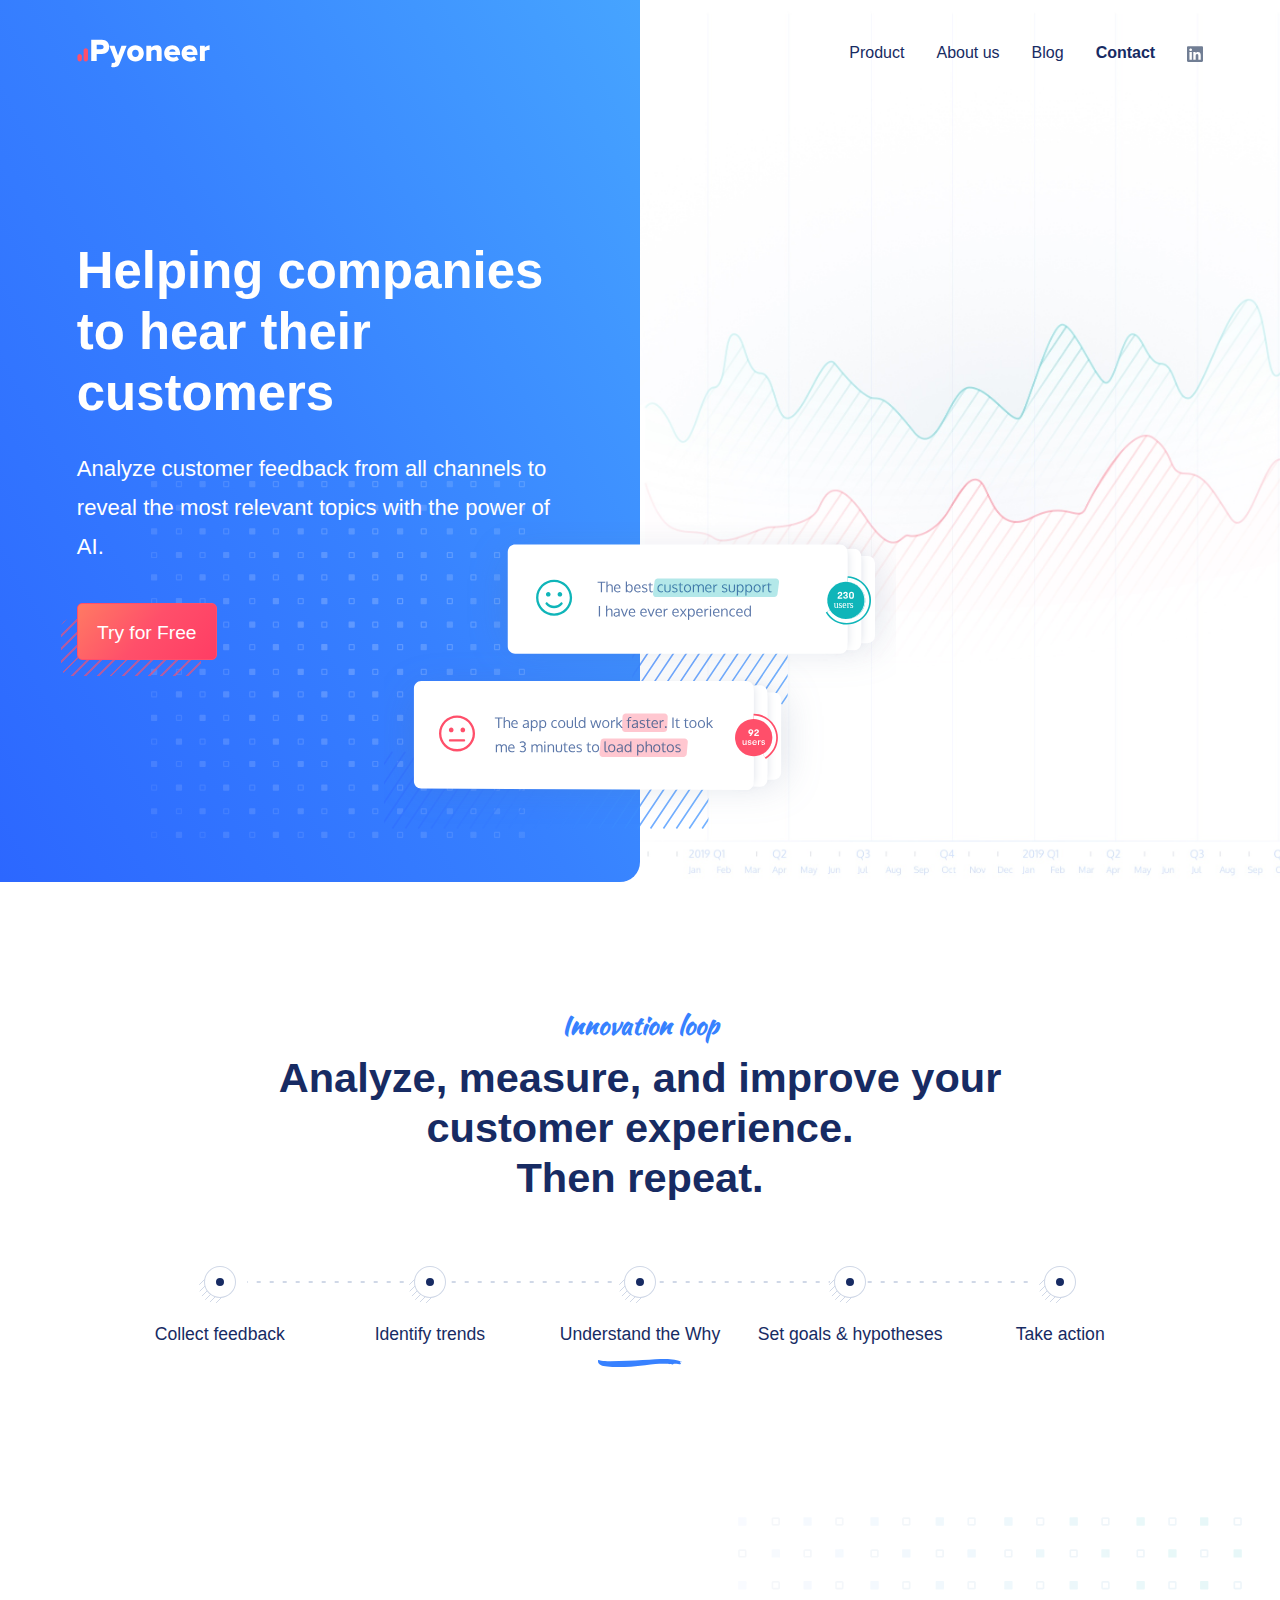
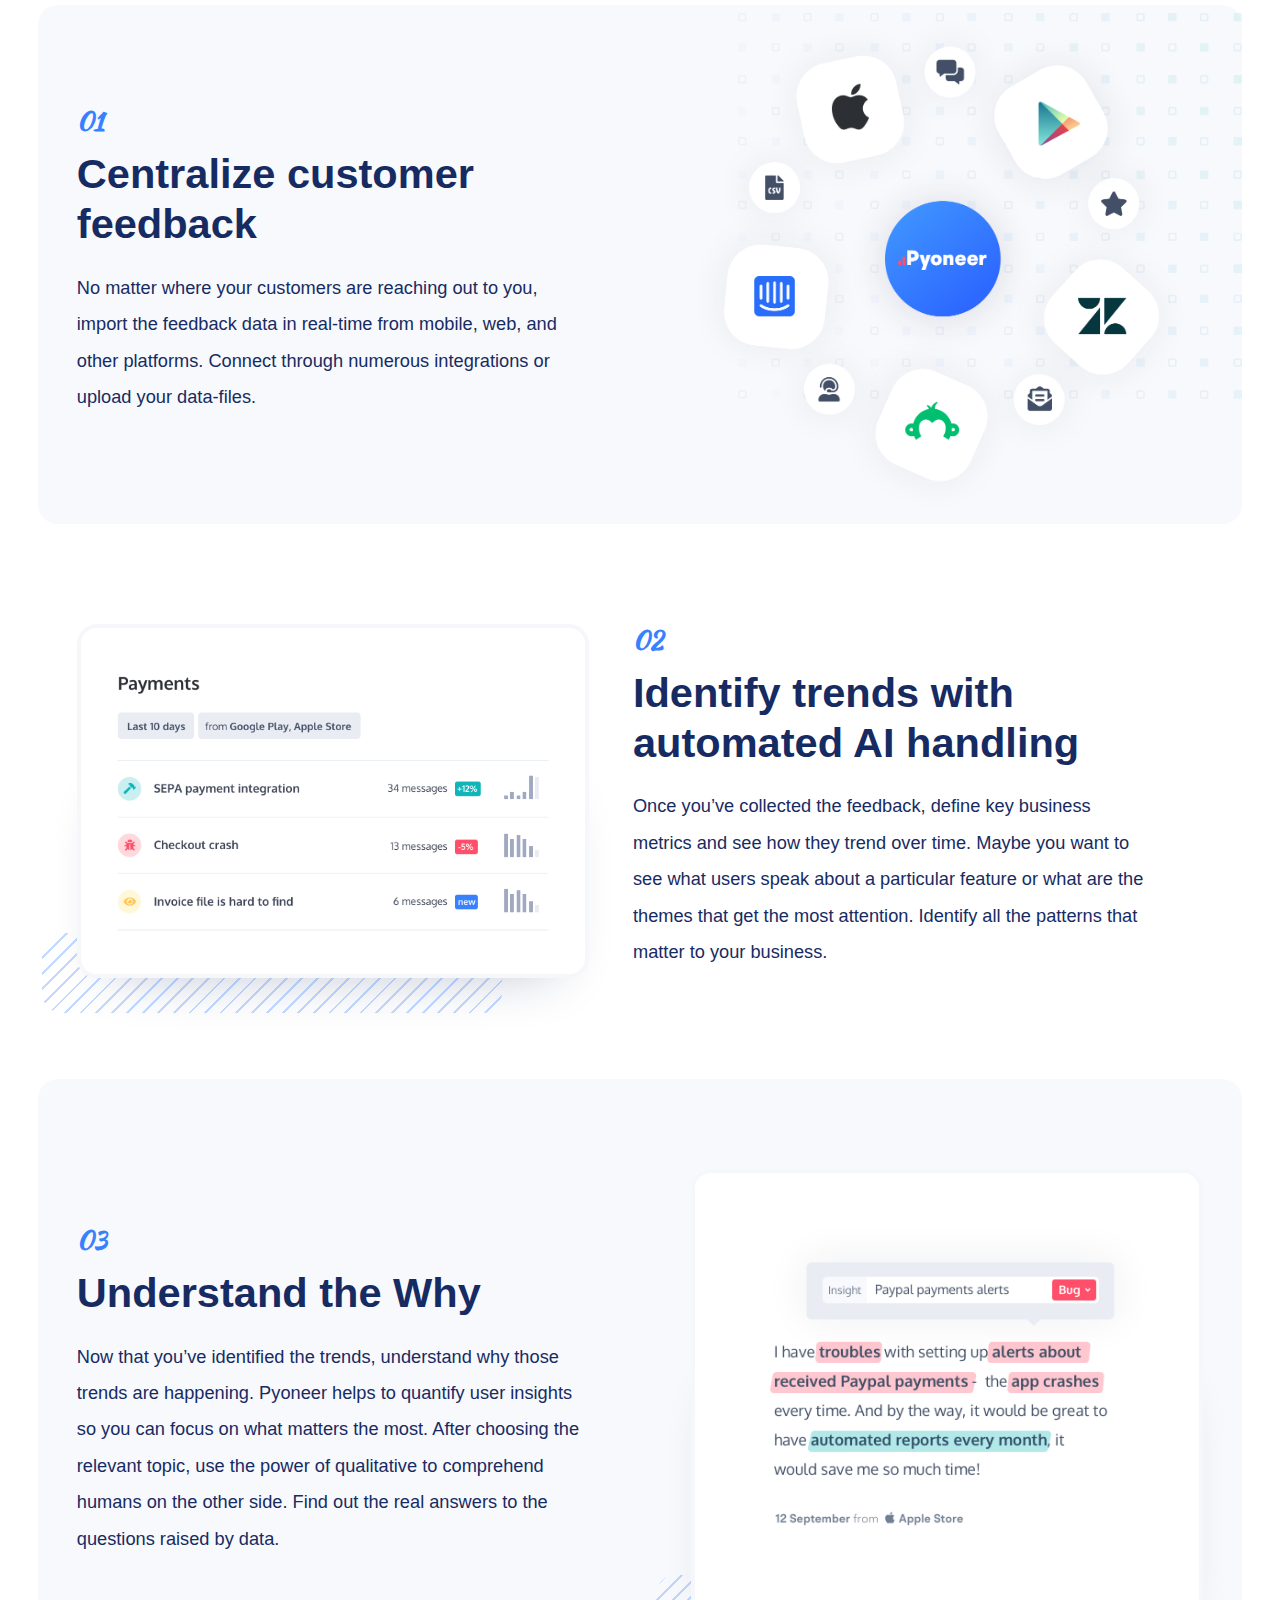
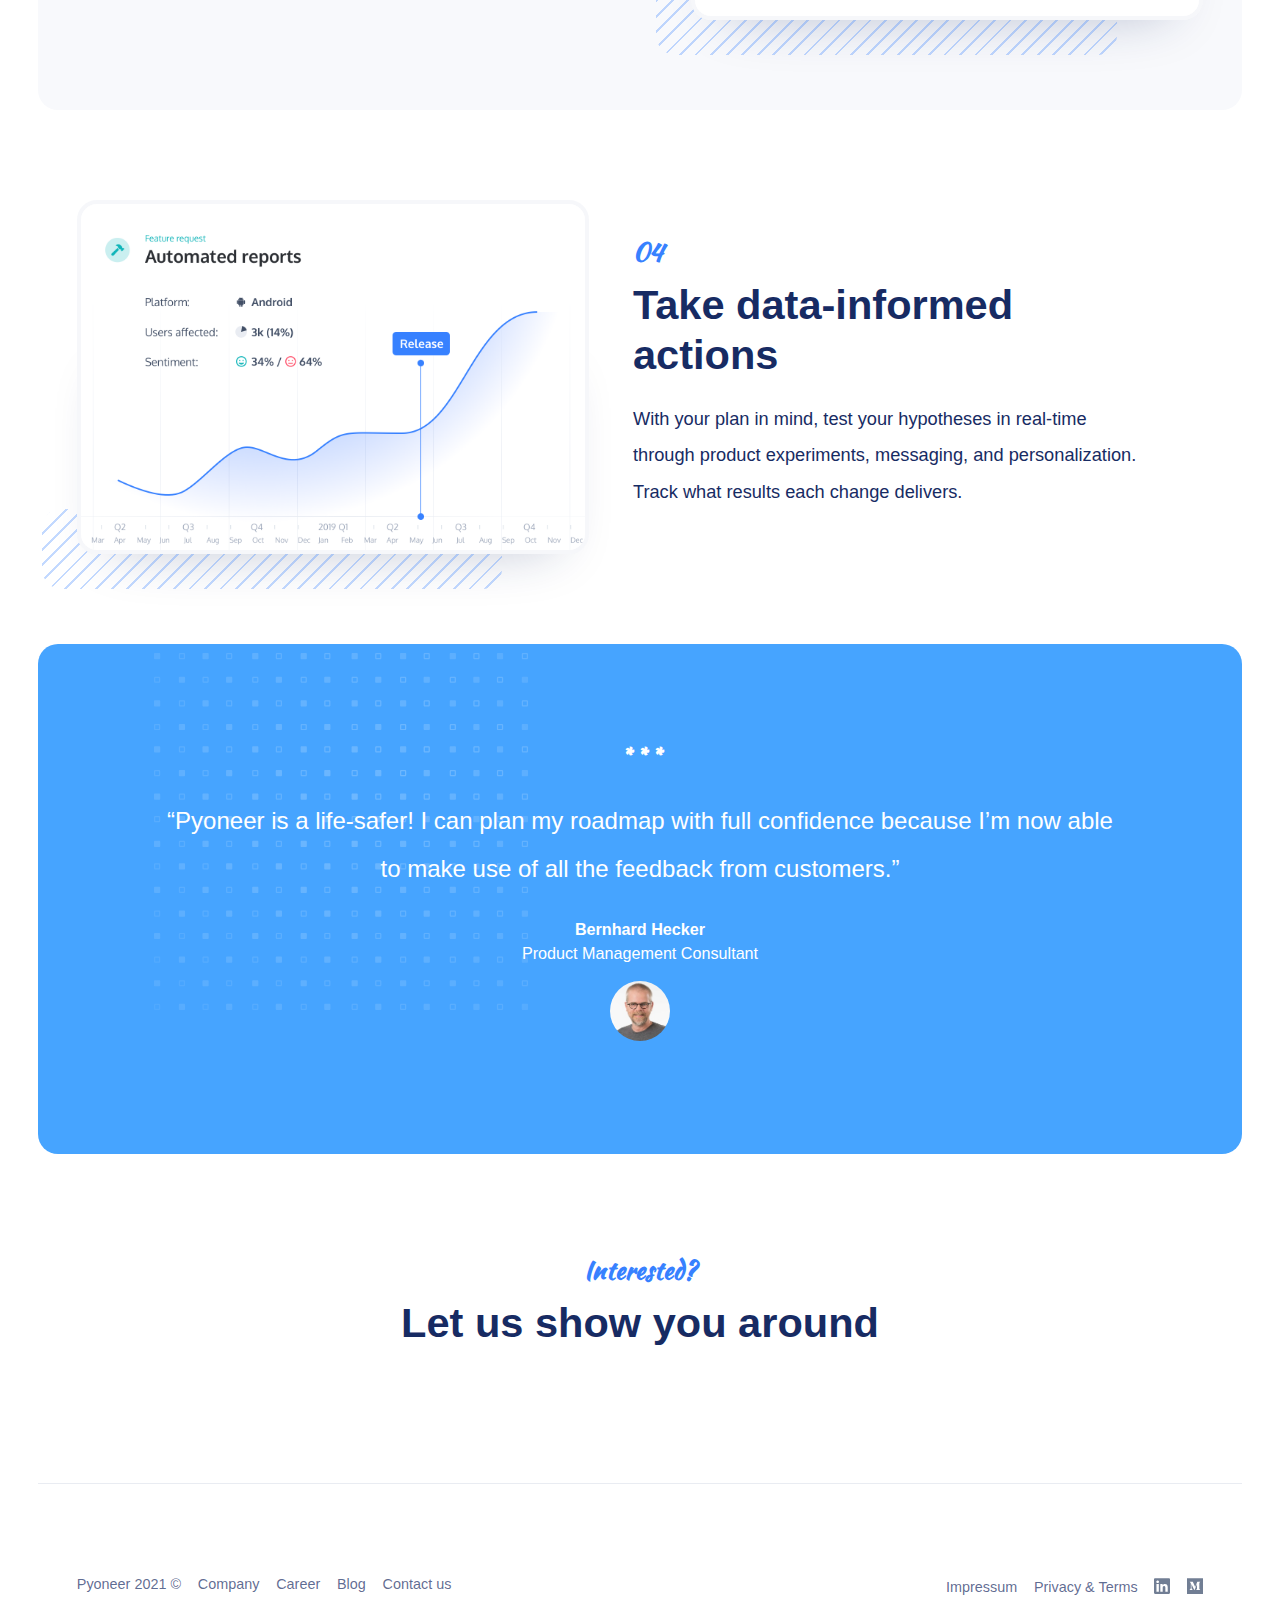
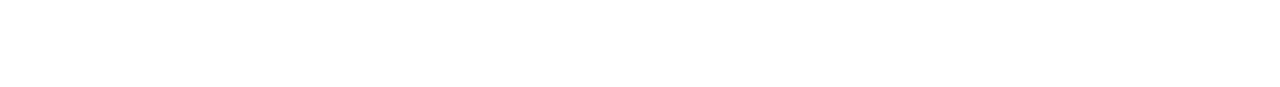
<file: index.html>
<!DOCTYPE html>
<html
  lang="en"
  xmlns="http://www.w3.org/1999/xhtml"
  xmlns:fb="http://ogp.me/ns/fb#"
>
  <head>
    <meta charset="UTF-8" />
    <title>
      Pyoneer - Customer Feedback Analytics. Helping companies to hear their
      customers.
    </title>
    <meta
      name="description"
      content="Process Customer Feedback from all channels to reveal the most relevant topics with the power of AI."
    />
    <meta
      name="keywords"
      content="Customer Feedback, analytics, NLP, AI, Machine learning, support, Reviews, Aggregator"
    />

    <meta charset="utf-8" />
    <meta
      name="viewport"
      content="width=device-width, initial-scale=1, shrink-to-fit=no"
    />
    <meta http-equiv="x-ua-compatible" content="ie=edge" />

    <link rel="stylesheet" href="assets/bundle.css" crossorigin="anonymous" />

    <link
      href="https://fonts.googleapis.com/css?family=Kaushan+Script&display=swap"
      rel="stylesheet"
    />

    <!-- Favicons --->
    <link
      rel="apple-touch-icon"
      sizes="180x180"
      href="assets/img/favicons/apple-touch-icon.png"
    />
    <link
      rel="icon"
      type="image/png"
      sizes="32x32"
      href="assets/img/favicons/favicon-32x32.png"
    />
    <link
      rel="icon"
      type="image/png"
      sizes="16x16"
      href="assets/img/favicons/favicon-16x16.png"
    />
    <!-- <link rel="manifest" href="assets/img/favicons/site.webmanifest">-->
    <link
      rel="mask-icon"
      href="assets/img/favicons/safari-pinned-tab.svg"
      color="#ff4f6a"
    />
    <meta name="msapplication-TileColor" content="#3781ff" />
    <meta name="theme-color" content="#ffffff" />
    <!---->
    <!-- Global site tag (gtag.js) - Google Analytics -->
    <script
      async
      src="https://www.googletagmanager.com/gtag/js?id=UA-150757082-1"
    ></script>
    <script>
      window.dataLayer = window.dataLayer || [];

      function gtag() {
        dataLayer.push(arguments);
      }
      gtag("js", new Date());
      gtag("set", {
        user_id: "USER_ID",
      }); // Set the user ID using signed-in user_id.
      gtag("config", "UA-150757082-1");
    </script>
    <meta property="og:type" content="website" />
    <meta
      property="og:title"
      content="Pyoneer.io - Helping companies to hear their customers"
    />
    <meta
      property="og:image"
      content="https://pyoneer.io/assets/img/re-branding-slides/rebranding-slide-fb.png"
    />
    <meta
      name="twitter:card"
      content="Pyoneer.io - Customer Feedback Analytics. Helping companies to hear their customers."
    />
    <meta
      property="og:description"
      content="Process Customer Feedback from all channels to reveal the most relevant topics with the power of AI."
    />
  </head>

  <body>
    <header class="header">
      <a href="https://pyoneer.io/">
        <img
          class="header--logo"
          src="assets/img/pyoneer-logo.svg"
          alt="Pyoneer"
        />
        <img
          class="header--logo sm"
          src="assets/img/pyoneer-logo-color.svg"
          alt="Pyoneer"
        />
      </a>
      <div class="header-right">
        <nav class="header--nav">
          <a class="header--link" href="index.html#product">Product</a>
          <a class="header--link" href="https://blog.pyoneer.io/about-us/"
            >About us</a
          >
          <a class="header--link" href="https://blog.pyoneer.io">Blog</a>
          <a class="header--link strong" href="index.html#contact">Contact</a>

          <a
            href="https://www.linkedin.com/company/pyoneer/"
            class="header--link icon"
            target="_blank"
          >
            <img class="footer-icon" src="assets/img/icons/linkedin.svg" />
          </a>
        </nav>
      </div>
    </header>

    <section class="home--hero">
      <div class="home--hero--content">
        <div class="home--hero--content-wrap">
          <h1 class="display-1">Helping companies to hear their customers</h1>
          <p class="home--hero--content-lead">
            Analyze customer feedback from all channels to reveal the most
            relevant topics with the power of AI.
          </p>
          <p class="hero-button">
            <a class="button-shadow" href="#contact">
              <span class="button button-lg"> Try for Free </span>
            </a>
          </p>
        </div>
      </div>

      <div class="home--hero--img">
        <img
          class="home--hero--review-floaties"
          src="assets/img/home/review-floaties.svg"
        />
        <!--img class="home--hero--chart" src="assets/img/hero-img.svg"-->
        <img class="home--hero--dots" src="assets/img/dots-blue.svg" />
      </div>
    </section>

    <section class="section work-dots-section">
      <h3 class="subtitle text-centered">Innovation loop</h3>
      <h2
        class="display-2 text-centered"
        style="max-width: 50rem; margin-left: auto; margin-right: auto"
      >
        Analyze, measure, and improve your
        <span class="nowrap"> customer experience. </span>
        <br />
        Then repeat.
      </h2>

      <ul class="work-dots" role="tablist">
        <li class="" role="presentation"><span>Collect feedback</span></li>
        <li class="" role="presentation"><span>Identify trends</span></li>
        <li class="" role="presentation">
          <span class="underline-1">Understand the <strong>Why</strong></span>
        </li>
        <li class="" role="presentation">
          <span>Set goals & hypotheses</span>
        </li>

        <li class="" role="presentation"><span>Take action</span></li>
      </ul>
    </section>

    <section
      class="section pic-right--section image-section-white section-back"
      id="product"
    >
      <div class="pic-right--content">
        <h3 class="subtitle">01</h3>
        <h3 class="display-2">Centralize customer feedback</h3>
        <p class="lead">
          No matter where your customers are reaching out to you, import the
          feedback data in real-time from mobile, web, and other platforms.
          Connect through numerous integrations or upload your data-files.
        </p>
      </div>
      <div class="pic-right--pic-container">
        <div class="screenshot-wrapper no-back screenshot-integrations">
          <img
            class="screenshot no-back"
            src="assets/img/home/integrations.png"
            alt=""
          />
        </div>
      </div>
    </section>

    <section class="section pic-left--section image-section-white">
      <div class="pic-left--content">
        <h3 class="subtitle">02</h3>
        <h3 class="display-2">Identify trends with automated AI handling</h3>

        <p class="lead">
          Once you’ve collected the feedback, define key business metrics and
          see how they trend over time. Maybe you want to see what users speak
          about a particular feature or what are the themes that get the most
          attention. Identify all the patterns that matter to your business.
        </p>
      </div>
      <div class="pic-left--pic-container">
        <div class="screenshot-shadow">
          <div class="screenshot-wrapper">
            <img
              class="screenshot"
              src="assets/img/home/pyoneer-home-3.png"
              alt=""
            />
          </div>
        </div>
      </div>
    </section>

    <section
      class="section pic-right--section image-section-white section-back"
    >
      <div class="pic-right--content">
        <h3 class="subtitle">03</h3>
        <h3 class="display-2">Understand the Why</h3>
        <p class="lead">
          Now that you’ve identified the trends, understand why those trends are
          happening. Pyoneer helps to quantify user insights so you can focus on
          what matters the most. After choosing the relevant topic, use the
          power of qualitative to comprehend humans on the other side. Find out
          the real answers to the questions raised by data.
        </p>
      </div>
      <div class="pic-right--pic-container">
        <div class="screenshot-shadow">
          <div class="screenshot-wrapper">
            <img
              class="screenshot"
              src="assets/img/home/pyoneer-home-2.png"
              alt=""
            />
          </div>
        </div>
      </div>
    </section>

    <section class="section pic-left--section image-section-white">
      <div class="pic-left--content">
        <h3 class="subtitle">04</h3>
        <h3 class="display-2">Take data-informed actions</h3>

        <p class="lead">
          With your plan in mind, test your hypotheses in real-time through
          product experiments, messaging, and personalization. Track what
          results each change delivers.
        </p>
      </div>
      <div class="pic-left--pic-container">
        <div class="screenshot-shadow">
          <div class="screenshot-wrapper">
            <img
              class="screenshot"
              src="assets/img/home/pyoneer-home-4.png"
              alt=""
            />
          </div>
        </div>
      </div>
    </section>

    <section class="dark-section">
      <div class="section--content">
        <div class="text-centered">
          <h4 class="subtitle">* * *</h4>
          <p class="quote-body">
            “Pyoneer is a life-safer! I can plan my roadmap with full confidence
            because I’m now able to make use of all the feedback from
            customers.”
          </p>
          <p class="quote-author">
            Bernhard Hecker
            <br />
            <span class="quote-author-role">
              Product Management Consultant
            </span>
          </p>
          <p>
            <img
              class="quote-author-img"
              src="assets/img/home/bernhard-hecker.jpg"
              alt="Bernhard Hecker"
            />
          </p>
        </div>
      </div>
    </section>

    <section class="section contact-section" id="contact">
      <div class="section--content">
        <div class="text-centered">
          <h3 class="subtitle">Interested?</h3>
          <h2 class="display-2">Let us show you around</h2>
        </div>
        <div class="contact-section--form">
          <!--[if lte IE 8]>
            <script
              charset="utf-8"
              type="text/javascript"
              src="//js.hsforms.net/forms/v2-legacy.js"
            ></script>
          <![endif]-->
          <script
            charset="utf-8"
            type="text/javascript"
            src="//js.hsforms.net/forms/v2.js"
          ></script>
          <script>
            hbspt.forms.create({
              portalId: "6091377",
              formId: "1ee17e4d-89c4-4923-aa0a-f5434837002f",
            });
          </script>
        </div>
      </div>
    </section>
    <!--
<section class="centered-section">
    <h2 class="display-3">Companies trust Pyoneer for growth</h2>
    <div class="partner-logos">
        <img src="assets/img/logos alt="">
    </div>
</section>
-->

    <footer class="footer section">
      <div>
        Pyoneer 2021 ©
        <div class="footer-list">
          <a
            class="footer-link strong"
            href="https://blog.pyoneer.io/about-us/"
          >
            Company
          </a>
          <a
            class="footer-link strong"
            href="https://www.linkedin.com/company/pyoneer/"
            target="_blank"
          >
            Career
          </a>
          <a
            class="footer-link strong"
            href="https://blog.pyoneer.io"
            target="_blank"
          >
            Blog
          </a>
          <a class="footer-link strong" href="index.html#contact">
            Contact us
          </a>
        </div>
      </div>

      <div class="footer-list">
        <a class="footer-link" href="impressum.html"> Impressum </a>
        <a
          class="footer-link"
          href="https://www.iubenda.com/privacy-policy/12889167/legal"
          target="_blank"
        >
          Privacy & Terms
        </a>
        <a
          href="https://www.linkedin.com/company/pyoneer/"
          class="footer-icon-link"
          target="_blank"
        >
          <img class="footer-icon" src="assets/img/icons/linkedin.svg" />
        </a>
        <a
          href="https://medium.com/@stefan.h.link"
          class="footer-icon-link"
          target="_blank"
        >
          <img class="footer-icon" src="assets/img/icons/medium.svg" />
        </a>
      </div>
    </footer>
    <!-- Start of HubSpot Embed Code -->
    <script
      type="text/javascript"
      id="hs-script-loader"
      async
      defer
      src="//js.hs-scripts.com/6091377.js"
    ></script>
    <!-- End of HubSpot Embed Code -->

    <!-- 
  <script data-api-url="https://app.limecall.com"
    data-api-key="$2y$10$bEIBWX95Hp7DzVqwKz6JG.kOt9I9h90vx5hpPG0WCQvHQQFlUFsPa"
    src="https://widget.limecall.com/widget.js"></script> -->
  </body>
</html>
</file>
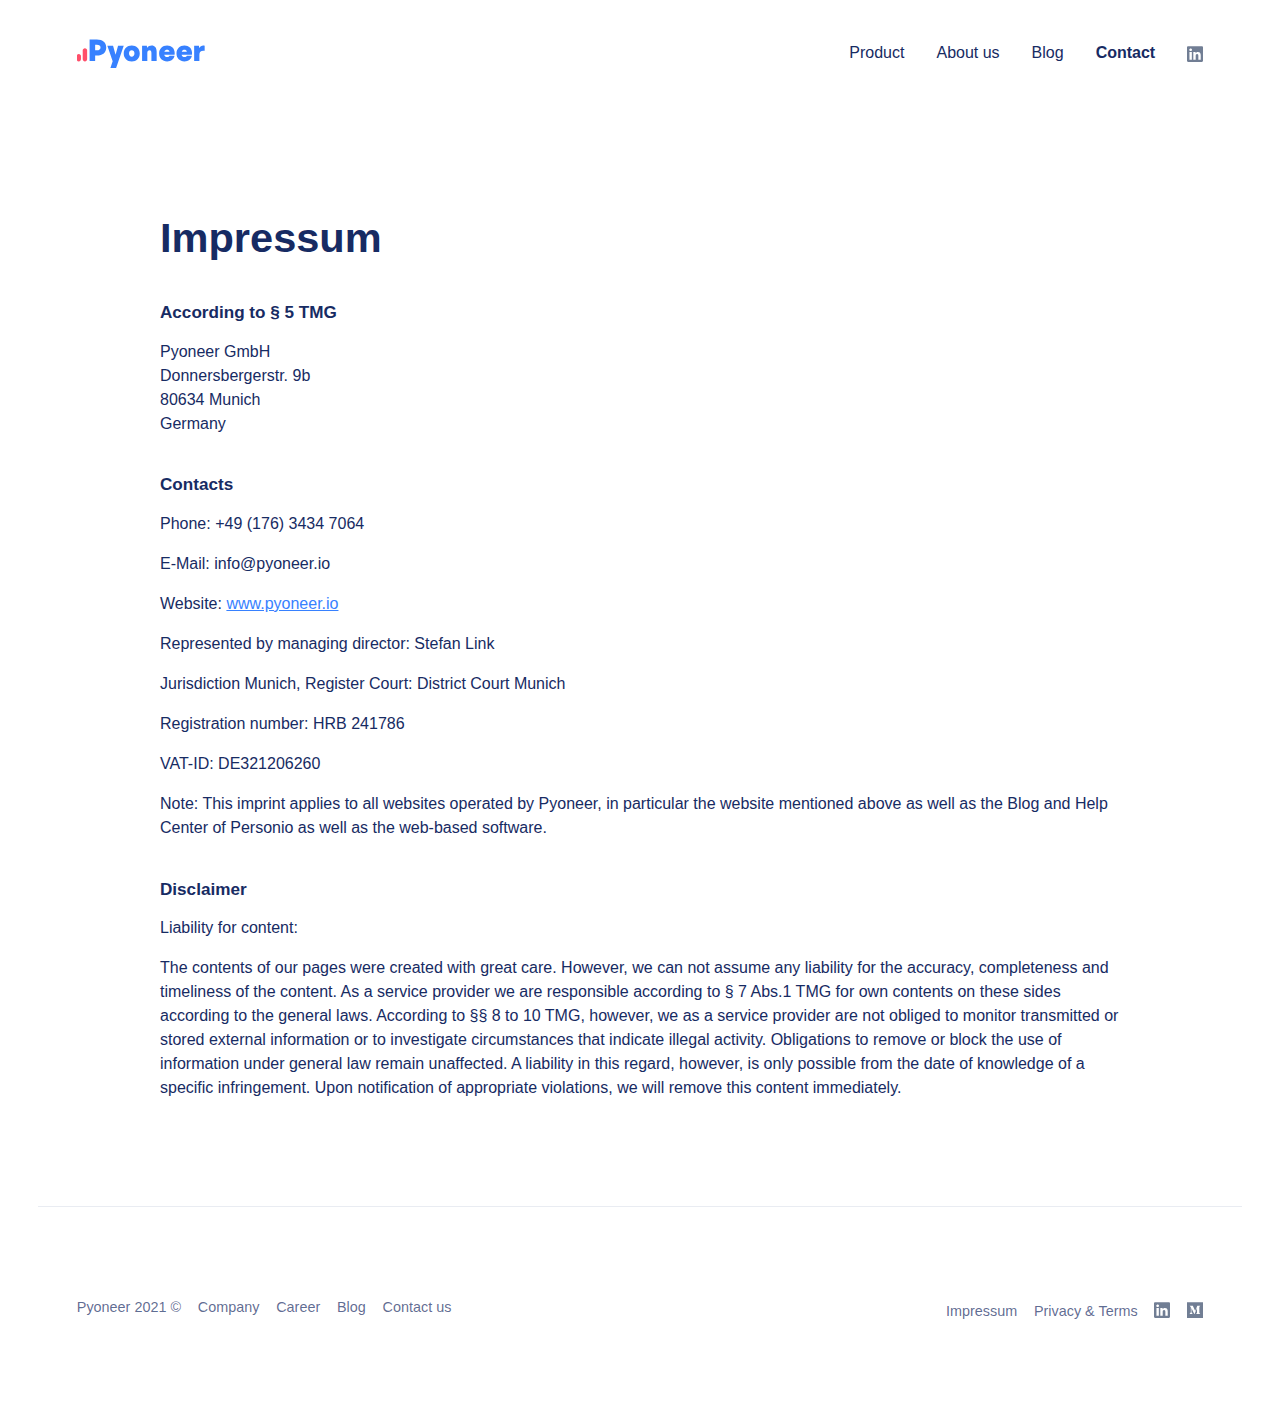
<file: impressum.html>
<!DOCTYPE html>
<html lang="en">
  <head>
    <meta charset="UTF-8" />
    <title>
      Pyoneer - Customer Feedback Analytics. Helping companies to hear their
      customers.
    </title>
    <meta
      name="description"
      content="Process Customer Feedback from all channels to reveal the most relevant topics with the power of AI."
    />
    <meta
      name="keywords"
      content="Customer Feedback, analytics, NLP, AI, Machine learning, support, Reviews, Aggregator"
    />

    <meta charset="utf-8" />
    <meta
      name="viewport"
      content="width=device-width, initial-scale=1, shrink-to-fit=no"
    />
    <meta http-equiv="x-ua-compatible" content="ie=edge" />

    <link rel="stylesheet" href="assets/bundle.css" crossorigin="anonymous" />

    <link
      href="https://fonts.googleapis.com/css?family=Kaushan+Script&display=swap"
      rel="stylesheet"
    />

    <!-- Favicons --->
    <link
      rel="apple-touch-icon"
      sizes="180x180"
      href="assets/img/favicons/apple-touch-icon.png"
    />
    <link
      rel="icon"
      type="image/png"
      sizes="32x32"
      href="assets/img/favicons/favicon-32x32.png"
    />
    <link
      rel="icon"
      type="image/png"
      sizes="16x16"
      href="assets/img/favicons/favicon-16x16.png"
    />
    <!-- <link rel="manifest" href="assets/img/favicons/site.webmanifest">-->
    <link
      rel="mask-icon"
      href="assets/img/favicons/safari-pinned-tab.svg"
      color="#ff4f6a"
    />
    <meta name="msapplication-TileColor" content="#3781ff" />
    <meta name="theme-color" content="#ffffff" />
    <!---->
    <!-- Global site tag (gtag.js) - Google Analytics -->
    <script
      async
      src="https://www.googletagmanager.com/gtag/js?id=UA-150757082-1"
    ></script>
    <script>
      window.dataLayer = window.dataLayer || [];

      function gtag() {
        dataLayer.push(arguments);
      }
      gtag("js", new Date());
      gtag("set", {
        user_id: "USER_ID",
      }); // Set the user ID using signed-in user_id.
      gtag("config", "UA-150757082-1");
    </script>
    <meta property="og:type" content="website" />
    <meta
      property="og:title"
      content="Pyoneer.io - Helping companies to hear their customers"
    />
    <meta
      property="og:image"
      content="https://pyoneer.io/assets/img/re-branding-slides/rebranding-slide-fb.png"
    />
    <meta
      name="twitter:card"
      content="Pyoneer.io - Customer Feedback Analytics. Helping companies to hear their customers."
    />
    <meta
      property="og:description"
      content="Process Customer Feedback from all channels to reveal the most relevant topics with the power of AI."
    />
  </head>

  <body>
    <header class="header">
      <a href="https://pyoneer.io/">
        <!--img class="header--logo" src="assets/img/pyoneer-logo.svg" alt="Pyoneer"-->
        <img
          class="header--logo"
          src="assets/img/pyoneer-logo-color.svg"
          alt="Pyoneer"
        />
      </a>
      <div class="header-right">
        <nav class="header--nav">
          <a class="header--link" href="index.html#product">Product</a>
          <a class="header--link" href="https://blog.pyoneer.io/about-us/"
            >About us</a
          >
          <a class="header--link" href="https://blog.pyoneer.io">Blog</a>
          <a class="header--link strong" href="index.html#contact">Contact</a>

          <a
            href="https://www.linkedin.com/company/pyoneer/"
            class="header--link icon"
            target="_blank"
          >
            <img class="footer-icon" src="assets/img/icons/linkedin.svg" />
          </a>
        </nav>
      </div>
    </header>

    <section class="section">
      <div class="section--content">
        <h3 class="display-2">Impressum</h3>
        <h6>According to § 5 TMG</h6>
        <p>
          <b>Pyoneer GmbH</b>
          <br />Donnersbergerstr. 9b
          <br />
          80634 Munich
          <br />Germany
        </p>

        <h6>Contacts</h6>
        <p><b>Phone:</b> +49 (176) 3434 7064</p>
        <p><b>E-Mail:</b> info@pyoneer.io</p>
        <p>
          <b>Website:</b>
          <a href="https://pyoneer.io/" class="link">www.pyoneer.io</a>
        </p>
        <p><b>Represented by managing director:</b> Stefan Link</p>
        <p>Jurisdiction Munich, Register Court: District Court Munich</p>
        <p><b>Registration number:</b> HRB 241786</p>
        <p><b>VAT-ID:</b> DE321206260</p>
        <p>
          Note: This imprint applies to all websites operated by Pyoneer, in
          particular the website mentioned above as well as the Blog and Help
          Center of Personio as well as the web-based software.
        </p>
        <h6>Disclaimer</h6>
        <p>
          <b>Liability for content: </b>
        </p>
        <p>
          The contents of our pages were created with great care. However, we
          can not assume any liability for the accuracy, completeness and
          timeliness of the content. As a service provider we are responsible
          according to § 7 Abs.1 TMG for own contents on these sides according
          to the general laws. According to §§ 8 to 10 TMG, however, we as a
          service provider are not obliged to monitor transmitted or stored
          external information or to investigate circumstances that indicate
          illegal activity. Obligations to remove or block the use of
          information under general law remain unaffected. A liability in this
          regard, however, is only possible from the date of knowledge of a
          specific infringement. Upon notification of appropriate violations, we
          will remove this content immediately.
        </p>
      </div>
    </section>

    <footer class="footer section">
      <div>
        Pyoneer 2021 ©
        <div class="footer-list">
          <a
            class="footer-link strong"
            href="https://blog.pyoneer.io/about-us/"
          >
            Company
          </a>
          <a
            class="footer-link strong"
            href="https://www.linkedin.com/company/pyoneer/"
            target="_blank"
          >
            Career
          </a>
          <a
            class="footer-link strong"
            href="https://medium.com/@stefan.h.link"
            target="_blank"
          >
            Blog
          </a>
          <a class="footer-link strong" href="index.html#contact">
            Contact us
          </a>
        </div>
      </div>

      <div class="footer-list">
        <a class="footer-link" href="impressum.html"> Impressum </a>
        <a
          class="footer-link"
          href="https://www.iubenda.com/privacy-policy/12889167/legal"
          target="_blank"
        >
          Privacy & Terms
        </a>
        <a
          href="https://www.linkedin.com/company/pyoneer/"
          class="footer-icon-link"
          target="_blank"
        >
          <img class="footer-icon" src="assets/img/icons/linkedin.svg" />
        </a>
        <a
          href="https://medium.com/@stefan.h.link"
          class="footer-icon-link"
          target="_blank"
        >
          <img class="footer-icon" src="assets/img/icons/medium.svg" />
        </a>
      </div>
    </footer>
  </body>
</html>
</file>
<file: assets/bundle.css>
@charset "UTF-8";
/*
sass --watch scss/bundle.scss:assets/bundle.css
*/
/*! normalize.css v8.0.1 | MIT License | github.com/necolas/normalize.css */
/* Document
   ========================================================================== */
/**
 * 1. Correct the line height in all browsers.
 * 2. Prevent adjustments of font size after orientation changes in iOS.
 */
html {
  line-height: 1.15;
  /* 1 */
  -webkit-text-size-adjust: 100%;
  /* 2 */ }

/* Sections
   ========================================================================== */
/**
 * Remove the margin in all browsers.
 */
body {
  margin: 0; }

/**
 * Render the `main` element consistently in IE.
 */
main {
  display: block; }

/**
 * Correct the font size and margin on `h1` elements within `section` and
 * `article` contexts in Chrome, Firefox, and Safari.
 */
h1 {
  font-size: 2em;
  margin: 0.67em 0; }

/* Grouping content
   ========================================================================== */
/**
 * 1. Add the correct box sizing in Firefox.
 * 2. Show the overflow in Edge and IE.
 */
hr {
  box-sizing: content-box;
  /* 1 */
  height: 0;
  /* 1 */
  overflow: visible;
  /* 2 */ }

/**
 * 1. Correct the inheritance and scaling of font size in all browsers.
 * 2. Correct the odd `em` font sizing in all browsers.
 */
pre {
  font-family: monospace, monospace;
  /* 1 */
  font-size: 1em;
  /* 2 */ }

/* Text-level semantics
   ========================================================================== */
/**
 * Remove the gray background on active links in IE 10.
 */
a {
  background-color: transparent; }

/**
 * 1. Remove the bottom border in Chrome 57-
 * 2. Add the correct text decoration in Chrome, Edge, IE, Opera, and Safari.
 */
abbr[title] {
  border-bottom: none;
  /* 1 */
  text-decoration: underline;
  /* 2 */
  text-decoration: underline dotted;
  /* 2 */ }

/**
 * Add the correct font weight in Chrome, Edge, and Safari.
 */
b,
strong {
  font-weight: bolder; }

/**
 * 1. Correct the inheritance and scaling of font size in all browsers.
 * 2. Correct the odd `em` font sizing in all browsers.
 */
code,
kbd,
samp {
  font-family: monospace, monospace;
  /* 1 */
  font-size: 1em;
  /* 2 */ }

/**
 * Add the correct font size in all browsers.
 */
small {
  font-size: 80%; }

/**
 * Prevent `sub` and `sup` elements from affecting the line height in
 * all browsers.
 */
sub,
sup {
  font-size: 75%;
  line-height: 0;
  position: relative;
  vertical-align: baseline; }

sub {
  bottom: -0.25em; }

sup {
  top: -0.5em; }

/* Embedded content
   ========================================================================== */
/**
 * Remove the border on images inside links in IE 10.
 */
img {
  border-style: none; }

/* Forms
   ========================================================================== */
/**
 * 1. Change the font styles in all browsers.
 * 2. Remove the margin in Firefox and Safari.
 */
button,
input,
optgroup,
select,
textarea {
  font-family: inherit;
  /* 1 */
  font-size: 100%;
  /* 1 */
  line-height: 1.15;
  /* 1 */
  margin: 0;
  /* 2 */ }

/**
 * Show the overflow in IE.
 * 1. Show the overflow in Edge.
 */
button,
input {
  /* 1 */
  overflow: visible; }

/**
 * Remove the inheritance of text transform in Edge, Firefox, and IE.
 * 1. Remove the inheritance of text transform in Firefox.
 */
button,
select {
  /* 1 */
  text-transform: none; }

/**
 * Correct the inability to style clickable types in iOS and Safari.
 */
button,
[type="button"],
[type="reset"],
[type="submit"] {
  -webkit-appearance: button; }

/**
 * Remove the inner border and padding in Firefox.
 */
button::-moz-focus-inner,
[type="button"]::-moz-focus-inner,
[type="reset"]::-moz-focus-inner,
[type="submit"]::-moz-focus-inner {
  border-style: none;
  padding: 0; }

/**
 * Restore the focus styles unset by the previous rule.
 */
button:-moz-focusring,
[type="button"]:-moz-focusring,
[type="reset"]:-moz-focusring,
[type="submit"]:-moz-focusring {
  outline: 1px dotted ButtonText; }

/**
 * Correct the padding in Firefox.
 */
fieldset {
  padding: 0.35em 0.75em 0.625em; }

/**
 * 1. Correct the text wrapping in Edge and IE.
 * 2. Correct the color inheritance from `fieldset` elements in IE.
 * 3. Remove the padding so developers are not caught out when they zero out
 *    `fieldset` elements in all browsers.
 */
legend {
  box-sizing: border-box;
  /* 1 */
  color: inherit;
  /* 2 */
  display: table;
  /* 1 */
  max-width: 100%;
  /* 1 */
  padding: 0;
  /* 3 */
  white-space: normal;
  /* 1 */ }

/**
 * Add the correct vertical alignment in Chrome, Firefox, and Opera.
 */
progress {
  vertical-align: baseline; }

/**
 * Remove the default vertical scrollbar in IE 10+.
 */
textarea {
  overflow: auto; }

/**
 * 1. Add the correct box sizing in IE 10.
 * 2. Remove the padding in IE 10.
 */
[type="checkbox"],
[type="radio"] {
  box-sizing: border-box;
  /* 1 */
  padding: 0;
  /* 2 */ }

/**
 * Correct the cursor style of increment and decrement buttons in Chrome.
 */
[type="number"]::-webkit-inner-spin-button,
[type="number"]::-webkit-outer-spin-button {
  height: auto; }

/**
 * 1. Correct the odd appearance in Chrome and Safari.
 * 2. Correct the outline style in Safari.
 */
[type="search"] {
  -webkit-appearance: textfield;
  /* 1 */
  outline-offset: -2px;
  /* 2 */ }

/**
 * Remove the inner padding in Chrome and Safari on macOS.
 */
[type="search"]::-webkit-search-decoration {
  -webkit-appearance: none; }

/**
 * 1. Correct the inability to style clickable types in iOS and Safari.
 * 2. Change font properties to `inherit` in Safari.
 */
::-webkit-file-upload-button {
  -webkit-appearance: button;
  /* 1 */
  font: inherit;
  /* 2 */ }

/* Interactive
   ========================================================================== */
/*
 * Add the correct display in Edge, IE 10+, and Firefox.
 */
details {
  display: block; }

/*
 * Add the correct display in all browsers.
 */
summary {
  display: list-item; }

/* Misc
   ========================================================================== */
/**
 * Add the correct display in IE 10+.
 */
template {
  display: none; }

/**
 * Add the correct display in IE 10.
 */
[hidden] {
  display: none; }

html {
  box-sizing: border-box; }

*,
*::before,
*::after {
  box-sizing: inherit; }

body {
  color: #172B63;
  font-family: "BRHendrix", Roboto, SF, "Helvetica Neue", Arial, sans-serif, "Apple Color Emoji", "Segoe UI Emoji", "Segoe UI Symbol";
  line-height: 1.5em;
  font-weight: 300; }

h1, h2, h3, h4, h5, h6,
.h1, .h2, .h3, .h4, .h5, .h6 {
  margin-bottom: .5em;
  font-family: "BRHendrix", Roboto, SF, "Helvetica Neue", Arial, sans-serif, "Apple Color Emoji", "Segoe UI Emoji", "Segoe UI Symbol";
  font-weight: 900;
  line-height: 1.2;
  color: inherit; }

h1, .h1 {
  font-size: calc(1.25rem + ((1vw - 4.8px) * 0.9722)); }

h2, .h2 {
  font-size: calc(1.1875rem + ((1vw - 4.8px) * 0.9028)); }

h3, .h3 {
  font-size: calc(1.125rem + ((1vw - 4.8px) * 0.8333)); }

h4, .h4 {
  font-size: calc(1.0625rem + ((1vw - 4.8px) * 0.6944)); }

h5, .h5 {
  font-size: calc(1rem + ((1vw - 4.8px) * 0.5556)); }

h6, .h6 {
  font-size: calc(1rem + ((1vw - 4.8px) * 0.1389)); }

.hero-lead, .home--hero--content-lead, .about--hero--content-lead {
  font-size: calc(1rem + ((1vw - 4.8px) * 0.7639));
  line-height: 1.78;
  font-weight: 200; }

.lead, .testimonial-body, .quote-body {
  font-size: calc(1rem + ((1vw - 4.8px) * 0.2778));
  font-weight: 300;
  line-height: 2em; }

.display-1,
.display-2 {
  line-height: 1.2;
  font-weight: bold; }

.display-1 {
  font-size: calc(1.375rem + ((1vw - 4.8px) * 3.6111));
  font-weight: 900; }

.display-2 {
  font-size: calc(1.625rem + ((1vw - 4.8px) * 1.9444));
  font-weight: 900;
  margin-top: .2em; }

.display-3 {
  font-size: calc(1.125rem + ((1vw - 4.8px) * 1.1111));
  font-weight: 900;
  margin-top: .2em; }

.subtitle {
  color: #3781FF;
  font-family: "Kaushan Script", cursive;
  margin-top: .5em; }
  @media (max-width: calc(600px - 1px)) {
    .subtitle {
      font-size: 18px; } }
  .subtitle.dark {
    color: #172B63; }

hr {
  margin-top: 0.5em;
  margin-bottom: 0.5em;
  border: 0;
  border-top: 1px solid rgba(23, 43, 99, 0.1); }

small,
.small {
  font-size: 80%;
  font-weight: 400; }

mark,
.mark {
  padding: 0.2em;
  background-color: #fcf8e3; }

.list-unstyled {
  padding-left: 0;
  list-style: none; }

.list-inline {
  padding-left: 0;
  list-style: none; }

.list-inline-item {
  display: inline-block; }
  .list-inline-item:not(:last-child) {
    margin-right: 0.5rem; }

.link {
  color: #3781FF; }

.text-centered {
  text-align: center; }

.text-justify {
  text-align: justify; }

.sketch-underline, .hero-underline, .underline-1, .underline-2 {
  position: relative;
  white-space: nowrap; }
  .sketch-underline:before, .hero-underline:before, .underline-1:before, .underline-2:before {
    content: '';
    position: absolute;
    background-size: contain;
    background-repeat: no-repeat; }

.hero-underline:before {
  bottom: -2.5rem;
  height: 3rem;
  left: -1em;
  right: 0;
  background-image: url("../../assets/img/hero-underline.svg"); }

@media (min-width: 900px) {
  .underline-1:before, .underline-2:before {
    bottom: -1.4rem;
    height: 9px;
    width: 84px;
    left: 50%;
    margin-left: -42px;
    background-image: url("../assets/img/underline.svg"); } }

.underline-2:before {
  background-image: url("../../assets/img/home/underline-2.svg"); }

ol {
  padding-left: 1em; }
  ol li {
    padding-left: .5em; }

ul {
  list-style-type: square; }
  ul li {
    padding-left: .5em;
    margin-bottom: .7em; }

.nowrap {
  white-space: nowrap; }

.strong {
  font-weight: 900; }

.icon-front-text svg {
  display: inline-block;
  fill: currentColor;
  width: 1em;
  height: 1em;
  padding-right: .5em;
  margin-bottom: -.15em;
  box-sizing: content-box; }

.button, .header--button,
button,
input[type='button'],
input[type='reset'],
input[type='submit'] {
  background-color: #FF4F6A;
  background: linear-gradient(-50deg, #FF3D64 0%, #FF4F6A, #FF7A63 100%);
  border: 1px solid #FF4F6A;
  color: #ffffff;
  border-radius: 5px;
  cursor: pointer;
  display: inline-block;
  font-weight: 400;
  text-align: center;
  text-decoration: none;
  white-space: nowrap;
  font-size: 1em;
  height: 3em;
  line-height: 3em;
  padding: 0 3em; }
  .button:focus, .header--button:focus, .button:hover, .header--button:hover,
  button:focus,
  button:hover,
  input[type='button']:focus,
  input[type='button']:hover,
  input[type='reset']:focus,
  input[type='reset']:hover,
  input[type='submit']:focus,
  input[type='submit']:hover {
    color: #ffffff;
    outline: 0;
    box-shadow: 0 15px 40px 0 rgba(23, 43, 99, 0.3);
    background: linear-gradient(-50deg, #FF4F6A, #FF7A63 100%);
    transition: box-shadow ease 0.2s, background ease 0.5s; }
  .button[disabled], [disabled].header--button,
  button[disabled],
  input[type='button'][disabled],
  input[type='reset'][disabled],
  input[type='submit'][disabled] {
    cursor: default;
    opacity: 0.5; }
    .button[disabled]:focus, [disabled].header--button:focus, .button[disabled]:hover, [disabled].header--button:hover,
    button[disabled]:focus,
    button[disabled]:hover,
    input[type='button'][disabled]:focus,
    input[type='button'][disabled]:hover,
    input[type='reset'][disabled]:focus,
    input[type='reset'][disabled]:hover,
    input[type='submit'][disabled]:focus,
    input[type='submit'][disabled]:hover {
      background-color: #3781FF;
      border-color: #3781FF; }
  .button.button-outline, .button-outline.header--button,
  button.button-outline,
  input[type='button'].button-outline,
  input[type='reset'].button-outline,
  input[type='submit'].button-outline {
    background-color: transparent !important;
    color: #3781FF; }
    .button.button-outline:focus, .button-outline.header--button:focus, .button.button-outline:hover, .button-outline.header--button:hover,
    button.button-outline:focus,
    button.button-outline:hover,
    input[type='button'].button-outline:focus,
    input[type='button'].button-outline:hover,
    input[type='reset'].button-outline:focus,
    input[type='reset'].button-outline:hover,
    input[type='submit'].button-outline:focus,
    input[type='submit'].button-outline:hover {
      background-color: transparent;
      border-color: #0461ff;
      color: #0461ff; }
    .button.button-outline[disabled]:focus, .button-outline[disabled].header--button:focus, .button.button-outline[disabled]:hover, .button-outline[disabled].header--button:hover,
    button.button-outline[disabled]:focus,
    button.button-outline[disabled]:hover,
    input[type='button'].button-outline[disabled]:focus,
    input[type='button'].button-outline[disabled]:hover,
    input[type='reset'].button-outline[disabled]:focus,
    input[type='reset'].button-outline[disabled]:hover,
    input[type='submit'].button-outline[disabled]:focus,
    input[type='submit'].button-outline[disabled]:hover {
      border-color: inherit;
      color: #3781FF; }
  .button.button-clear, .button-clear.header--button,
  button.button-clear,
  input[type='button'].button-clear,
  input[type='reset'].button-clear,
  input[type='submit'].button-clear {
    background-color: transparent;
    border-color: transparent;
    color: #3781FF; }
    .button.button-clear:focus, .button-clear.header--button:focus, .button.button-clear:hover, .button-clear.header--button:hover,
    button.button-clear:focus,
    button.button-clear:hover,
    input[type='button'].button-clear:focus,
    input[type='button'].button-clear:hover,
    input[type='reset'].button-clear:focus,
    input[type='reset'].button-clear:hover,
    input[type='submit'].button-clear:focus,
    input[type='submit'].button-clear:hover {
      background-color: transparent;
      border-color: transparent;
      color: #0461ff; }
    .button.button-clear[disabled]:focus, .button-clear[disabled].header--button:focus, .button.button-clear[disabled]:hover, .button-clear[disabled].header--button:hover,
    button.button-clear[disabled]:focus,
    button.button-clear[disabled]:hover,
    input[type='button'].button-clear[disabled]:focus,
    input[type='button'].button-clear[disabled]:hover,
    input[type='reset'].button-clear[disabled]:focus,
    input[type='reset'].button-clear[disabled]:hover,
    input[type='submit'].button-clear[disabled]:focus,
    input[type='submit'].button-clear[disabled]:hover {
      color: #3781FF; }
  .button.button-sm, .button-sm.header--button,
  button.button-sm,
  input[type='button'].button-sm,
  input[type='reset'].button-sm,
  input[type='submit'].button-sm {
    font-size: 1em;
    height: 2.2em;
    line-height: 2em;
    padding: 0 0.5em; }
  .button.button-xs, .header--button,
  button.button-xs,
  button.header--button,
  input[type='button'].button-xs,
  input[type='button'].header--button,
  input[type='reset'].button-xs,
  input[type='reset'].header--button,
  input[type='submit'].button-xs,
  input[type='submit'].header--button {
    font-size: 0.9em;
    height: 2.4em;
    line-height: 2.4em;
    padding: 0 0.5em; }
  .button.button-lg, .button-lg.header--button,
  button.button-lg,
  input[type='button'].button-lg,
  input[type='reset'].button-lg,
  input[type='submit'].button-lg {
    font-size: 1.2em;
    height: 3em;
    line-height: 3em;
    padding: 0 1em;
    font-weight: 500; }

.button-gray {
  background-color: #E9ECF2;
  border: 1px solid #E9ECF2;
  color: #717E94; }
  .button-gray:focus, .button-gray:hover {
    background-color: #E9ECF2;
    border-color: #c9d0df; }
  .button-gray.button-outline {
    color: #717E94; }
    .button-gray.button-outline:focus, .button-gray.button-outline:hover, .button-gray.button-outline.active {
      background-color: #E9ECF2 !important;
      color: #717E94;
      border: 1px solid #E9ECF2; }

.button-shadow {
  position: relative;
  display: inline-block; }
  .button-shadow > .button, .button-shadow > .header--button {
    position: relative;
    z-index: 10; }
  .button-shadow:before {
    content: '';
    z-index: 0;
    position: absolute;
    opacity: .6;
    top: 1rem;
    left: -1rem;
    width: 100%;
    height: 100%;
    border-radius: 9px;
    background: repeating-linear-gradient(-45deg, #FF4F6A, #FF4F6A 2px, transparent 2px, transparent 9px); }

input[type='email'],
input[type='number'],
input[type='password'],
input[type='search'],
input[type='tel'],
input[type='text'],
input[type='url'],
textarea,
select {
  appearance: none;
  background-color: white;
  border: 1px solid #E9ECF2;
  border-radius: 0.4rem;
  box-shadow: none;
  box-sizing: inherit;
  height: 3.8rem;
  padding: 0.6rem 1rem;
  width: 100%; }
  input[type='email']:focus,
  input[type='number']:focus,
  input[type='password']:focus,
  input[type='search']:focus,
  input[type='tel']:focus,
  input[type='text']:focus,
  input[type='url']:focus,
  textarea:focus,
  select:focus {
    border-color: #3781FF;
    outline: 0; }
  input[type='email']::placeholder,
  input[type='number']::placeholder,
  input[type='password']::placeholder,
  input[type='search']::placeholder,
  input[type='tel']::placeholder,
  input[type='text']::placeholder,
  input[type='url']::placeholder,
  textarea::placeholder,
  select::placeholder {
    color: #A0AABC; }

select {
  background: url('data:image/svg+xml;utf8,<svg xmlns="http://www.w3.org/2000/svg" height="14" viewBox="0 0 29 14" width="29"><path fill="#d1d1d1" d="M9.37727 3.625l5.08154 6.93523L19.54036 3.625"/></svg>') center right no-repeat;
  padding-right: 3rem; }
  select:focus {
    background-image: url('data:image/svg+xml;utf8,<svg xmlns="http://www.w3.org/2000/svg" height="14" viewBox="0 0 29 14" width="29"><path fill="#9b4dca" d="M9.37727 3.625l5.08154 6.93523L19.54036 3.625"/></svg>'); }

textarea {
  min-height: 6.5rem; }

label,
legend {
  display: block;
  font-weight: normal;
  margin-bottom: 0.3rem;
  margin-top: 0.9rem;
  font-size: 0.9rem;
  color: #717E94; }

fieldset {
  border-width: 0;
  padding: 0; }

input[type='checkbox'],
input[type='radio'] {
  display: inline; }

.label-inline {
  display: inline-block;
  font-weight: normal;
  margin-left: 0.5rem; }

.icon-front-text svg {
  display: inline-block;
  fill: currentColor;
  width: 1em;
  height: 1em;
  padding-right: .5em;
  margin-bottom: -.15em;
  box-sizing: content-box; }

.dropdown {
  position: relative;
  display: block;
  cursor: pointer; }

.dropdown-content {
  display: none;
  top: 1.7rem;
  left: -3rem;
  position: absolute;
  background-color: white;
  box-shadow: 0 0.5rem 1rem rgba(23, 43, 99, 0.15);
  padding: 1rem;
  z-index: 2;
  border-bottom-left-radius: 9px;
  border-bottom-right-radius: 9px; }

.dropdown:hover .dropdown-content {
  display: block; }

.dropdown--link {
  padding: .5rem;
  color: #172B63;
  text-decoration: none;
  display: block; }
  .dropdown--link:hover, .dropdown--link:focus, .dropdown--link:active {
    color: #3781FF; }

.header--button {
  position: relative;
  top: -.5em; }

/**
 * @license
 * MyFonts Webfont Build ID 3826939, 2019-10-21T14:52:45-0400
 * 
 * The fonts listed in this notice are subject to the End User License
 * Agreement(s) entered into by the website owner. All other parties are 
 * explicitly restricted from using the Licensed Webfonts(s).
 * 
 * You may obtain a valid license at the URLs below.
 * 
 * Webfont: BRHendrix-Thin by Brink
 * URL: https://www.myfonts.com/fonts/brink/br-hendrix/thin/
 * 
 * Webfont: BRHendrix-ThinItalic by Brink
 * URL: https://www.myfonts.com/fonts/brink/br-hendrix/thin-italic/
 * 
 * Webfont: BRHendrix-ExtraLight by Brink
 * URL: https://www.myfonts.com/fonts/brink/br-hendrix/extra-light/
 * 
 * Webfont: BRHendrix-ExtraLightItalic by Brink
 * URL: https://www.myfonts.com/fonts/brink/br-hendrix/extra-light-italic/
 * 
 * Webfont: BRHendrix-Light by Brink
 * URL: https://www.myfonts.com/fonts/brink/br-hendrix/light/
 * 
 * Webfont: BRHendrix-LightItalic by Brink
 * URL: https://www.myfonts.com/fonts/brink/br-hendrix/light-italic/
 * 
 * Webfont: BRHendrix-Regular by Brink
 * URL: https://www.myfonts.com/fonts/brink/br-hendrix/regular/
 * 
 * Webfont: BRHendrix-RegularItalic by Brink
 * URL: https://www.myfonts.com/fonts/brink/br-hendrix/regular-italic/
 * 
 * Webfont: BRHendrix-Medium by Brink
 * URL: https://www.myfonts.com/fonts/brink/br-hendrix/medium/
 * 
 * Webfont: BRHendrix-MediumItalic by Brink
 * URL: https://www.myfonts.com/fonts/brink/br-hendrix/medium-italic/
 * 
 * Webfont: BRHendrix-SemiBold by Brink
 * URL: https://www.myfonts.com/fonts/brink/br-hendrix/semi-bold/
 * 
 * Webfont: BRHendrix-SemiBoldItalic by Brink
 * URL: https://www.myfonts.com/fonts/brink/br-hendrix/semi-bold-italic/
 * 
 * Webfont: BRHendrix-Bold by Brink
 * URL: https://www.myfonts.com/fonts/brink/br-hendrix/bold/
 * 
 * Webfont: BRHendrix-BoldItalic by Brink
 * URL: https://www.myfonts.com/fonts/brink/br-hendrix/bold-italic/
 * 
 * Webfont: BRHendrix-Black by Brink
 * URL: https://www.myfonts.com/fonts/brink/br-hendrix/black/
 * 
 * Webfont: BRHendrix-BlackItalic by Brink
 * URL: https://www.myfonts.com/fonts/brink/br-hendrix/black-italic/
 * 
 * 
 * License: https://www.myfonts.com/viewlicense?type=web&buildid=3826939
 * Licensed pageviews: 10,000
 * Webfonts copyright: Copyright © 2019 by Christoph York. All rights reserved. Modification of this file requires prior written permission from Brink Type.
 * 
 * © 2019 MyFonts Inc
*/
/* @import must be at top of file, otherwise CSS will not work */
@font-face {
  font-family: 'BRHendrix', 'BRHendrix-Thin';
  src: url("fonts/br/3A64FB_0_0.eot");
  src: url("fonts/br/3A64FB_0_0.eot?#iefix") format("embedded-opentype"), url("fonts/br/3A64FB_0_0.woff2") format("woff2"), url("fonts/br/3A64FB_0_0.woff") format("woff"), url("fonts/br/3A64FB_0_0.ttf") format("truetype");
  font-weight: 200;
  font-style: normal; }
@font-face {
  font-family: 'BRHendrix',  'BRHendrix-ThinItalic';
  src: url("fonts/br/3A64FB_1_0.eot");
  src: url("fonts/br/3A64FB_1_0.eot?#iefix") format("embedded-opentype"), url("fonts/br/3A64FB_1_0.woff2") format("woff2"), url("fonts/br/3A64FB_1_0.woff") format("woff"), url("fonts/br/3A64FB_1_0.ttf") format("truetype");
  font-weight: 200;
  font-style: italic; }
@font-face {
  font-family: 'BRHendrix',  'BRHendrix-ExtraLight';
  src: url("fonts/br/3A64FB_2_0.eot");
  src: url("fonts/br/3A64FB_2_0.eot?#iefix") format("embedded-opentype"), url("fonts/br/3A64FB_2_0.woff2") format("woff2"), url("fonts/br/3A64FB_2_0.woff") format("woff"), url("fonts/br/3A64FB_2_0.ttf") format("truetype");
  font-weight: 100;
  font-style: normal; }
@font-face {
  font-family: 'BRHendrix',  'BRHendrix-ExtraLightItalic';
  src: url("fonts/br/3A64FB_3_0.eot");
  src: url("fonts/br/3A64FB_3_0.eot?#iefix") format("embedded-opentype"), url("fonts/br/3A64FB_3_0.woff2") format("woff2"), url("fonts/br/3A64FB_3_0.woff") format("woff"), url("fonts/br/3A64FB_3_0.ttf") format("truetype"); }
@font-face {
  font-family: 'BRHendrix',  'BRHendrix-Light';
  src: url("fonts/br/3A64FB_4_0.eot");
  src: url("fonts/br/3A64FB_4_0.eot?#iefix") format("embedded-opentype"), url("fonts/br/3A64FB_4_0.woff2") format("woff2"), url("fonts/br/3A64FB_4_0.woff") format("woff"), url("fonts/br/3A64FB_4_0.ttf") format("truetype");
  font-weight: 300;
  font-style: normal; }
@font-face {
  font-family: 'BRHendrix',  'BRHendrix-LightItalic';
  src: url("fonts/br/3A64FB_5_0.eot");
  src: url("fonts/br/3A64FB_5_0.eot?#iefix") format("embedded-opentype"), url("fonts/br/3A64FB_5_0.woff2") format("woff2"), url("fonts/br/3A64FB_5_0.woff") format("woff"), url("fonts/br/3A64FB_5_0.ttf") format("truetype"); }
@font-face {
  font-family: 'BRHendrix',  'BRHendrix-Regular';
  src: url("fonts/br/3A64FB_6_0.eot");
  src: url("fonts/br/3A64FB_6_0.eot?#iefix") format("embedded-opentype"), url("fonts/br/3A64FB_6_0.woff2") format("woff2"), url("fonts/br/3A64FB_6_0.woff") format("woff"), url("fonts/br/3A64FB_6_0.ttf") format("truetype");
  font-weight: normal;
  font-style: normal; }
@font-face {
  font-family: 'BRHendrix',  'BRHendrix-RegularItalic';
  src: url("fonts/br/3A64FB_7_0.eot");
  src: url("fonts/br/3A64FB_7_0.eot?#iefix") format("embedded-opentype"), url("fonts/br/3A64FB_7_0.woff2") format("woff2"), url("fonts/br/3A64FB_7_0.woff") format("woff"), url("fonts/br/3A64FB_7_0.ttf") format("truetype");
  font-weight: normal;
  font-style: normal; }
@font-face {
  font-family: 'BRHendrix',  'BRHendrix-Medium';
  src: url("fonts/br/3A64FB_8_0.eot");
  src: url("fonts/br/3A64FB_8_0.eot?#iefix") format("embedded-opentype"), url("fonts/br/3A64FB_8_0.woff2") format("woff2"), url("fonts/br/3A64FB_8_0.woff") format("woff"), url("fonts/br/3A64FB_8_0.ttf") format("truetype");
  font-weight: 500;
  font-style: normal; }
@font-face {
  font-family: 'BRHendrix',  'BRHendrix-MediumItalic';
  src: url("fonts/br/3A64FB_9_0.eot");
  src: url("fonts/br/3A64FB_9_0.eot?#iefix") format("embedded-opentype"), url("fonts/br/3A64FB_9_0.woff2") format("woff2"), url("fonts/br/3A64FB_9_0.woff") format("woff"), url("fonts/br/3A64FB_9_0.ttf") format("truetype"); }
@font-face {
  font-family: 'BRHendrix',  'BRHendrix-SemiBold';
  src: url("fonts/br/3A64FB_A_0.eot");
  src: url("fonts/br/3A64FB_A_0.eot?#iefix") format("embedded-opentype"), url("fonts/br/3A64FB_A_0.woff2") format("woff2"), url("fonts/br/3A64FB_A_0.woff") format("woff"), url("fonts/br/3A64FB_A_0.ttf") format("truetype");
  font-weight: 600;
  font-style: normal; }
@font-face {
  font-family: 'BRHendrix',  'BRHendrix-SemiBoldItalic';
  src: url("fonts/br/3A64FB_B_0.eot");
  src: url("fonts/br/3A64FB_B_0.eot?#iefix") format("embedded-opentype"), url("fonts/br/3A64FB_B_0.woff2") format("woff2"), url("fonts/br/3A64FB_B_0.woff") format("woff"), url("fonts/br/3A64FB_B_0.ttf") format("truetype"); }
@font-face {
  font-family: 'BRHendrix',  'BRHendrix-Bold';
  src: url("fonts/br/3A64FB_C_0.eot");
  src: url("fonts/br/3A64FB_C_0.eot?#iefix") format("embedded-opentype"), url("fonts/br/3A64FB_C_0.woff2") format("woff2"), url("fonts/br/3A64FB_C_0.woff") format("woff"), url("fonts/br/3A64FB_C_0.ttf") format("truetype");
  font-weight: bold;
  font-style: normal; }
@font-face {
  font-family: 'BRHendrix',  'BRHendrix-BoldItalic';
  src: url("fonts/br/3A64FB_D_0.eot");
  src: url("fonts/br/3A64FB_D_0.eot?#iefix") format("embedded-opentype"), url("fonts/br/3A64FB_D_0.woff2") format("woff2"), url("fonts/br/3A64FB_D_0.woff") format("woff"), url("fonts/br/3A64FB_D_0.ttf") format("truetype"); }
@font-face {
  font-family: 'BRHendrix',  'BRHendrix-Black';
  src: url("fonts/br/3A64FB_E_0.eot");
  src: url("fonts/br/3A64FB_E_0.eot?#iefix") format("embedded-opentype"), url("fonts/br/3A64FB_E_0.woff2") format("woff2"), url("fonts/br/3A64FB_E_0.woff") format("woff"), url("fonts/br/3A64FB_E_0.ttf") format("truetype");
  font-weight: 900;
  font-style: normal; }
@font-face {
  font-family: 'BRHendrix',  'BRHendrix-BlackItalic';
  src: url("fonts/br/3A64FB_F_0.eot");
  src: url("fonts/br/3A64FB_F_0.eot?#iefix") format("embedded-opentype"), url("fonts/br/3A64FB_F_0.woff2") format("woff2"), url("fonts/br/3A64FB_F_0.woff") format("woff"), url("fonts/br/3A64FB_F_0.ttf") format("truetype"); }
.header {
  display: flex;
  justify-content: space-between;
  align-items: center;
  padding: 3vh 3vw;
  position: relative;
  z-index: 10;
  height: 115px; }
  @media (max-width: calc(600px - 1px)) {
    .header {
      flex-direction: column; } }
  @media (max-width: 599px) {
    .header {
      padding-bottom: 0; } }

.header--logo {
  height: 30px;
  max-width: 45vw; }
  .header--logo.sm {
    display: none; }
  @media (max-width: calc(600px - 1px)) {
    .header--logo {
      margin: 1.5vh 0; } }

.header-right {
  display: flex;
  justify-content: flex-end; }
  .header-right :last-child {
    margin-right: 0; }

.header--nav {
  padding-top: 9px;
  flex-grow: 2;
  display: flex;
  justify-content: center;
  flex-wrap: wrap;
  white-space: nowrap; }
  .header--nav:last-child {
    margin-right: 0; }

.header--link {
  color: #172B63;
  text-decoration: none;
  display: inline-block;
  border-bottom: 1px solid  transparent;
  margin: 0 2rem -1px 0;
  padding-bottom: 16px;
  font-size: 1rem; }
  @media (max-width: calc(600px - 1px)) {
    .header--link {
      color: white; }
      .header--link.icon {
        display: none; }
      .header--link:hover, .header--link:focus, .header--link:active {
        color: white !important; } }
  @media (max-width: 599px) {
    .header--link {
      font-size: .9em;
      padding-bottom: .3rem;
      margin-bottom: .5rem;
      margin-right: 1rem; } }
  .header--link:hover, .header--link:focus, .header--link:active {
    color: #3781FF;
    border-bottom-color: #3781FF;
    text-decoration: none; }
    .header--link:hover.icon, .header--link:focus.icon, .header--link:active.icon {
      border-bottom-color: transparent; }

.header--search {
  height: 38px;
  min-width: 38px;
  background: var(--color-outline);
  border-radius: var(--border-radius-lg); }

.header--profile {
  height: 38px;
  min-width: 38px;
  background: var(--color-outline);
  border-radius: var(--border-radius-lg);
  margin-left: 4px; }

.footer {
  border-top: 1px solid #E9ECF2;
  z-index: 10;
  display: flex;
  justify-content: space-between;
  padding-top: 2rem;
  padding-bottom: 2rem;
  color: rgba(23, 43, 99, 0.7);
  font-size: .9rem;
  line-height: 1.4em; }
  @media (max-width: 599px) {
    .footer {
      flex-direction: column; } }

.footer-list {
  display: inline-block; }
  .footer-list > * {
    padding-left: .8rem; }

.footer-link {
  color: rgba(23, 43, 99, 0.7);
  white-space: nowrap;
  text-decoration: none; }
  .footer-link.strong {
    font-weight: 500; }

.footer--toggle {
  position: absolute;
  bottom: 0;
  right: 10vw;
  border-top-right-radius: var(--border-radius-md);
  border-top-left-radius: var(--border-radius-md);
  background-color: white;
  box-shadow: 0 0 10px 0 rgba(36, 36, 37, 0.15);
  padding: 10px 20px;
  font-size: 0.8rem;
  color: var(--color-base);
  text-decoration: none; }

.footer-icon-link {
  text-decoration: none; }

.footer-icon {
  width: 1rem;
  position: relative;
  top: .2rem;
  fill: #717E94; }

.section-breakpoints, .header, .section, .section-back, .dark-section, .main-points, .home-testimonial, .centered-section, .quote-section, .section-product-hero {
  margin-left: auto;
  margin-right: auto; }
  @media (min-width: 1200px) {
    .section-breakpoints, .header, .section, .section-back, .dark-section, .main-points, .home-testimonial, .centered-section, .quote-section, .section-product-hero {
      width: calc(100% - 6vw);
      max-width: 100rem; } }
  @media (max-width: calc(600px - 1px)) {
    .section-breakpoints, .header, .section, .section-back, .dark-section, .main-points, .home-testimonial, .centered-section, .quote-section, .section-product-hero {
      width: 100vw; } }

.section, .section-back, .dark-section, .main-points, .home-testimonial, .centered-section, .quote-section, .section-product-hero {
  padding: 10vh 3vw;
  position: relative; }

.section--content {
  margin: auto;
  max-width: 60rem; }

.section-back, .dark-section {
  background-color: #F8F9FC; }
  @media (min-width: 1200px) {
    .section-back, .dark-section {
      border-radius: 20px; } }

.dark-section {
  color: white;
  background-color: #46A4FF;
  background-color: linear-gradient(60deg, #2C67FF 0%, #3781FF, #46A4FF 100%);
  position: relative; }
  .dark-section .subtitle {
    color: white; }
  .dark-section:before {
    content: '';
    position: absolute;
    z-index: 0;
    top: 1vh;
    left: 9vw;
    width: 374px;
    height: 374px;
    max-width: 90vw;
    background: url("../assets/img/dots-pattern.svg");
    background-repeat: no-repeat; }

.home--hero {
  min-height: 98vh;
  position: relative;
  z-index: 0;
  margin-bottom: 3vh;
  margin-top: -115px; }
  @media (min-width: 1800px) {
    .home--hero {
      margin-bottom: 5vh; } }
  @media (min-width: 600px) {
    .home--hero {
      display: grid;
      grid-template-columns: 1fr 1fr;
      overflow: hidden; } }
  @media (max-width: calc(600px - 1px)) {
    .home--hero {
      display: flex;
      justify-content: stretch; } }

.home--hero--content, .about--hero--content {
  position: relative;
  background: #3781FF;
  background: linear-gradient(60deg, #2C67FF 0%, #3781FF, #46A4FF 100%);
  color: white;
  display: flex;
  flex-direction: column;
  justify-content: center;
  align-content: flex-end; }
  @media (min-width: 900px) {
    .home--hero--content, .about--hero--content {
      border-bottom-right-radius: 20px; } }
  @media (max-width: calc(900px - 1px)) {
    .home--hero--content, .about--hero--content {
      text-align: center;
      padding-bottom: 30vh; } }
  @media (max-width: calc(600px - 1px)) {
    .home--hero--content, .about--hero--content {
      padding-bottom: 0;
      width: 100vw; } }
  @media (min-width: 600px) {
    .home--hero--content:before, .about--hero--content:before {
      content: '';
      position: absolute;
      z-index: 0;
      bottom: 3vh;
      right: 9vw;
      width: 374px;
      height: 374px;
      background: url("../assets/img/dots-pattern.svg");
      background-repeat: no-repeat; } }

.home--hero--content-wrap, .about--hero--content-wrap {
  max-width: 60rem;
  padding: 3vw; }
  @media (min-width: 1200px) {
    .home--hero--content-wrap, .about--hero--content-wrap {
      padding-left: 6vw; } }

.hero-back {
  position: absolute;
  height: 100%;
  top: 0;
  left: 0;
  margin: auto; }

.hero-button {
  margin-top: 4vh; }

.home--hero--img {
  position: relative;
  background-image: url("../assets/img/home/graph.jpg");
  background-size: cover;
  background-position: bottom left; }

.home--hero--review-floaties {
  position: absolute; }
  @media (min-width: 600px) {
    .home--hero--review-floaties {
      left: -20vw;
      bottom: 5vh;
      z-index: 10;
      max-width: 40vw; } }
  @media (max-width: calc(600px - 1px)) {
    .home--hero--review-floaties {
      left: -100vw;
      width: 100vw;
      bottom: -15vw; } }

.home--hero--content-lead {
  max-width: 30rem; }

.home--hero--chart {
  position: absolute;
  right: 8vw;
  bottom: 3vh;
  max-width: 25vw; }
  @media (max-width: calc(600px - 1px)) {
    .home--hero--chart {
      display: none; } }

.home--hero--dots {
  position: absolute;
  right: -20%;
  top: 70%;
  max-width: 30vw;
  display: none; }
  @media (max-width: calc(600px - 1px)) {
    .home--hero--dots {
      display: none; } }

.main-points {
  width: 100%;
  max-width: 80rem; }
  .main-points > div {
    display: grid;
    grid-template-columns: 1fr 1fr 1fr;
    grid-gap: 1rem; }
    @media (max-width: calc(900px - 1px)) {
      .main-points > div {
        grid-template-columns: 100%;
        grid-template-rows: 1fr 1fr 1fr; } }
    @media (max-width: 599px) {
      .main-points > div {
        margin-left: -.5rem;
        margin-right: -.5rem; } }

.main-points--blocks {
  background: #F8F9FC;
  position: relative; }
  @media (min-width: 900px) {
    .main-points--blocks {
      padding: 1.5rem;
      border-radius: 20px; } }
  @media (max-width: calc(900px - 1px)) {
    .main-points--blocks {
      padding: .5rem 1.5rem 0 1.5rem;
      display: flex;
      align-items: flex-start; }
      .main-points--blocks:first-child {
        padding-top: 1.5rem; }
      .main-points--blocks:last-child {
        padding-bottom: 1.5rem; } }

@media (min-width: 900px) {
  .main-points--icon {
    position: absolute;
    top: -1.5rem; } }
@media (max-width: calc(900px - 1px)) {
  .main-points--icon {
    margin: 1rem 1rem 0 0; } }
@media (max-width: 599px) {
  .main-points--icon {
    width: 2rem;
    margin-left: -.5rem; } }

.main-points--title {
  font-size: calc(1.125rem + ((1vw - 4.8px) * 0.8333)); }

.screenshot-shadow {
  position: relative; }
  @media (max-width: calc(900px - 1px)) {
    .screenshot-shadow {
      width: 100%;
      margin-top: calc(calc(5vh + (3.4 * (1vw - 2px))) / 2); }
      .screenshot-shadow:not(:nth-of-type(n+2)) {
        margin-bottom: calc(calc(5vh + (3.4 * (1vw - 2px))) / 2); } }
  .screenshot-shadow:before {
    content: "";
    position: absolute;
    z-index: 0;
    box-shadow: 0 0 50px rgba(23, 43, 99, 0.25);
    top: 50%;
    bottom: 0;
    left: 30px;
    right: 30px;
    border-radius: 100px / 10px; }
  .screenshot-shadow:after {
    content: '';
    z-index: 0;
    position: absolute;
    opacity: .3;
    bottom: -2.2rem;
    left: -2.2rem;
    width: 90%;
    height: 5rem;
    border-radius: 20px;
    background: repeating-linear-gradient(-45deg, #3781FF, #3781FF 2px, transparent 2px, transparent 11px); }

.screenshot-wrapper, .product-hero--screenshot-wrapper {
  position: relative;
  z-index: 1;
  background: #fff;
  border-radius: 20px; }
  .screenshot-wrapper.no-back, .no-back.product-hero--screenshot-wrapper {
    background: transparent; }
    .screenshot-wrapper.no-back:before, .no-back.product-hero--screenshot-wrapper:before {
      box-shadow: none; }
    .screenshot-wrapper.no-back .screenshot, .no-back.product-hero--screenshot-wrapper .screenshot {
      border: 0; }

.screenshot {
  min-width: 500px;
  min-height: 200px;
  position: relative;
  z-index: 2;
  max-width: 100%;
  height: auto;
  display: block;
  border-radius: 20px;
  border: 4px solid rgba(233, 236, 242, 0.4); }
  @media (max-width: calc(600px - 1px)) {
    .screenshot {
      min-width: 100%; } }
  .screenshot:not(:last-of-type) {
    margin-bottom: 2rem; }

@media (min-width: 900px) {
  .home-testimonial {
    display: flex; } }

.testimonial {
  position: relative; }
  .testimonial:before {
    content: '“';
    font-size: calc(calc(1.375rem + ((1vw - 4.8px) * 3.6111)) * 1.6);
    color: #A0AABC;
    opacity: .2;
    font-style: italic;
    position: absolute;
    left: -.7rem;
    top: 4.5rem;
    line-height: 1;
    width: 2rem; }
  @media (min-width: 600px) {
    .testimonial {
      max-width: 700px;
      padding: 1.5rem 2rem; }
      .testimonial.testimonial--inactive {
        opacity: .5; } }
  @media (max-width: 599px) {
    .testimonial {
      margin: 2rem 1rem; } }

.testimonial-logo {
  width: 5rem;
  height: 2.5rem;
  margin-bottom: 1.5rem;
  background-color: #F8F9FC; }

.testimonial-body {
  font-style: italic; }

.testimonial-author {
  font-style: italic;
  font-size: .9em; }

.pic-left--section,
.pic-right--section {
  display: flex;
  justify-content: space-between; }
  @media (max-width: calc(900px - 1px)) {
    .pic-left--section,
    .pic-right--section {
      flex-direction: column; } }
  @media (min-width: 900px) {
    .pic-left--section,
    .pic-right--section {
      align-items: center; } }

@media (min-width: 900px) {
  .pic-left--section {
    flex-direction: row-reverse;
    justify-content: flex-end; } }

@media (min-width: 900px) {
  .pic-left--section {
    flex-direction: row-reverse;
    justify-content: flex-end; } }

.pic-left--content,
.pic-right--content {
  width: 100%;
  max-width: 780px; }
  @media (min-width: 1200px) {
    .pic-left--content,
    .pic-right--content {
      flex-basis: 40vw; } }

@media (min-width: 900px) {
  .pic-left--content {
    margin-left: calc(3.2vw + .2rem); } }

@media (min-width: 900px) {
  .pic-right--content {
    margin-right: calc(3.2vw + .2rem); } }

@media (min-width: 1200px) {
  .pic-left--pic-container,
  .pic-right--pic-container {
    max-width: 750px;
    min-width: 500px;
    flex-basis: 40vw;
    display: flex;
    justify-content: center; } }

.image-section-dark:before {
  background-color: #F8F9FC !important; }

.image-section-white:before {
  background-color: white !important; }

@media (min-width: 600px) {
  .container--pic-first .screenshot {
    border-top-left-radius: 0;
    border-bottom-left-radius: 0; } }
@media (min-width: 600px) {
  .container--pic-first .screenshot {
    margin-right: calc(3.2vw + .2rem); } }
@media (max-width: 599px) {
  .container--pic-first {
    flex-direction: column; } }

@media (min-width: 600px) {
  .container--pic-last .screenshot {
    margin-left: 4vw; } }
@media (max-width: calc(900px - 1px)) {
  .container--pic-last .screenshot {
    border-top-right-radius: 0;
    border-bottom-right-radius: 0; } }
@media (max-width: 599px) {
  .container--pic-last {
    flex-direction: column-reverse; } }

.screenshot-integrations {
  position: relative;
  margin-bottom: -10vh; }
  @media (min-width: 900px) {
    .screenshot-integrations {
      margin-top: -10vh; }
      .screenshot-integrations:before {
        content: '';
        position: absolute;
        z-index: 0;
        top: -10vh;
        right: -3vw;
        width: 504px;
        height: 504px;
        background: url("../assets/img/dots-blue.svg");
        background-repeat: no-repeat;
        background-size: contain; } }
  @media (max-width: calc(900px - 1px)) {
    .screenshot-integrations {
      max-width: 400px;
      margin: auto; } }

.centered-section, .quote-section {
  text-align: center;
  max-width: 50rem; }

.quote-body {
  font-size: calc(1rem + ((1vw - 0.3rem) * 1));
  font-weight: 300; }

.quote-author {
  font-weight: bold;
  font-size: calc(0.9rem + ((1vw - 0.3rem) * 0.2222)); }

.quote-author-role {
  font-weight: 300; }

.quote-logo {
  width: 5rem;
  height: 2.5rem;
  margin-bottom: 1.5rem;
  background-color: #F8F9FC; }

.quote-author-img {
  border-radius: 50%;
  width: 60px;
  height: 60px; }

.use-cases-container {
  display: grid;
  grid-template-columns: 1fr 1fr;
  gap: 1rem;
  max-width: 40rem;
  margin: auto; }

.contact-section {
  max-width: 700px;
  margin-left: auto;
  margin-right: auto;
  overflow: auto; }

.contact-section--form {
  max-width: 30rem;
  margin: auto;
  margin-top: 5vh; }

.contact-section--form--button {
  margin-left: auto;
  margin-right: auto;
  display: block !important;
  margin-top: 2vh; }

.partner-logos {
  margin-top: 10vh;
  margin-bottom: 10vh;
  opacity: .7; }
  .partner-logos img {
    max-width: 90vw;
    margin: auto; }

.section-product-hero {
  padding-bottom: 10vh;
  overflow: hidden; }
  @media (min-width: 900px) {
    .section-product-hero {
      width: 100%;
      padding-right: 0;
      padding-left: 3vw;
      min-height: 100vh;
      padding-top: 114px;
      margin-top: -114px; } }

.section-product-hero-content-wrapper {
  flex-grow: 1;
  display: flex;
  justify-content: center;
  margin-bottom: 7vh;
  margin-top: 7vh; }
  @media (max-width: calc(600px - 1px)) {
    .section-product-hero-content-wrapper {
      text-align: center;
      margin-bottom: 4vh; } }

@media (min-width: 900px) {
  .product-hero--screenshot-wrapper {
    margin-right: -30%;
    max-width: 50vw; }
    .product-hero--screenshot-wrapper .screenshot {
      border-right: 0;
      border-bottom-right-radius: 0;
      border-top-right-radius: 0; } }

@media (min-width: 600px) {
  .work-dots-section {
    margin-bottom: 6vh; } }

.work-dots {
  display: flex;
  justify-content: space-between;
  color: #172B63;
  position: relative;
  margin: 7vh auto; }
  @media (min-width: 600px) {
    .work-dots {
      padding: 0 calc(220px / 2) 100px calc(220px / 2);
      font-size: 1.1em; } }
  @media (min-width: 600px) and (max-width: calc(1200px - 1px)) {
    .work-dots {
      padding: 0 5.5vw 100px 5.5vw;
      font-size: 0.9em; } }

  @media (max-width: calc(600px - 1px)) {
    .work-dots {
      display: block; } }

@media (min-width: 600px) {
  .work-dots li {
    margin: 0 17px;
    padding: 0;
    width: 32px;
    height: 32px;
    border-radius: 50%;
    position: relative;
    list-style: none; }
    .work-dots li:before {
      content: '';
      position: absolute;
      top: 5px;
      left: -5px;
      width: 100%;
      height: 100%;
      border-radius: 50%;
      background: repeating-linear-gradient(-45deg, #D0D8E7, #D0D8E7 1px, white 1px, white 5px); }
    .work-dots li:after {
      content: '';
      width: 30px;
      height: 30px;
      border: white solid 11px;
      box-shadow: 0 0 0 1px #D0D8E7;
      background: #172B63;
      border-radius: 50%;
      position: absolute;
      top: 50%;
      left: 50%;
      -ms-transform: translate(-50%, -50%);
      transform: translate(-50%, -50%); } }
@media (max-width: calc(600px - 1px)) {
  .work-dots li {
    margin-bottom: 1.3rem; } }

@media (min-width: 600px) {
  .work-dots:before {
    content: '';
    position: absolute;
    left: calc(calc(220px / 2) + 60px);
    right: calc(calc(220px / 2) + 60px);
    top: 15px;
    height: 2px;
    background-image: linear-gradient(to right, #D0D8E7 33%, transparent 0%);
    background-position: bottom;
    background-size: 13px;
    background-repeat: repeat-x; } }
@media (max-width: calc(1200px - 1px)) {
  .work-dots:before {
    left: calc(5.5vw + 60px);
    right: calc(5.5vw + 60px); } }

.work-dots li span {
  display: block; }
  @media (min-width: 600px) {
    .work-dots li span {
      position: absolute;
      transition: color .3s ease-in-out;
      padding-top: 24px;
      text-align: center;
      width: 220px;
      top: 100%;
      left: 50%;
      -ms-transform: translateX(-50%);
      transform: translateX(-50%); } }
  @media (min-width: 600px) and (max-width: calc(1200px - 1px)) {
    .work-dots li span {
      padding-top: 20px;
      width: 20vw; } }

.about--hero {
  position: relative;
  z-index: 0;
  margin-bottom: 3vh;
  margin-top: -115px; }
  @media (min-width: 1800px) {
    .about--hero {
      margin-bottom: 5vh; } }
  @media (min-width: 900px) {
    .about--hero {
      display: grid;
      grid-template-columns: 1fr 1fr;
      min-height: 96vh;
      padding-bottom: 5.5vw; } }

@media (min-width: 900px) {
  .about--hero--content {
    padding-right: 35px; } }
@media (max-width: calc(900px - 1px)) {
  .about--hero--content {
    padding-bottom: 10vh; } }

@media (max-width: calc(900px - 1px)) {
  .about--hero--content-wrap {
    margin-top: 130px;
    margin-bottom: 5vh; } }
@media (min-width: 1200px) {
  .about--hero--content-wrap h1 {
    max-width: 300px; } }

.about--hero--img {
  position: relative; }
  @media (max-width: calc(900px - 1px)) {
    .about--hero--img {
      margin: -15vh 3vw 0; } }

.about--hero--photo-wrap {
  z-index: 10; }
  @media (min-width: 900px) {
    .about--hero--photo-wrap {
      position: absolute;
      left: -30px;
      bottom: -3vh; } }
  @media (min-width: 1200px) {
    .about--hero--photo-wrap {
      max-width: 50vw;
      min-width: 40vw; } }

.about--hero--content-lead {
  max-width: 30rem; }
  @media (max-width: calc(900px - 1px)) {
    .about--hero--content-lead {
      margin: auto; } }

.about--hero--dots {
  position: absolute;
  right: 20%;
  top: 20%;
  max-width: 30vw; }
  @media (max-width: calc(900px - 1px)) {
    .about--hero--dots {
      display: none; } }

@media (min-width: 900px) {
  .about-section-gallery {
    margin-top: 5vh; } }
@media (max-width: 599px) {
  .about-section-gallery {
    padding-top: 3vh;
    padding-bottom: 5vh; } }

@media (min-width: 900px) {
  .about-gallery--1-row,
  .about-gallery--2-row {
    margin-top: -20vh; } }

.about-gallery--1-row {
  align-items: flex-start; }

.about-gallery--2-row {
  align-items: flex-end; }

.subtitle-quote {
  max-width: 200px; }
  @media (min-width: 900px) {
    .subtitle-quote {
      margin-top: 13vh;
      margin-left: 5vw; } }
  @media (max-width: 599px) {
    .subtitle-quote {
      margin: auto;
      text-align: center;
      margin-top: 2em; } }

.team-container {
  display: flex;
  justify-content: center;
  padding-bottom: 0;
  position: relative;
  z-index: 1;
  flex-wrap: wrap;
  max-width: 1200px;
  margin: 4vh auto; }
  @media (max-width: calc(900px - 1px)) {
    .team-container {
      margin-bottom: 0; } }

.teammate-card {
  display: flex;
  flex-direction: column;
  margin: 3vh 2vw;
  position: relative;
  width: 15vw;
  min-width: 160px;
  max-width: 300px;
  text-decoration: none; }
  @media (max-width: calc(900px - 1px)) {
    .teammate-card {
      margin: 1vh 2vw 0; }
      .teammate-card:nth-of-type(2n) {
        margin-right: 0; } }

.teammate-photo {
  border-radius: 9px;
  overflow: hidden;
  height: 17vw;
  min-height: 160px; }
  .teammate-photo > img {
    object-fit: cover;
    width: 100%;
    height: 100%; }

.teammate-name {
  margin: 1.2rem 0 .2em 0; }

.teammate-role {
  margin: .2em 0; }

.teammate-social a {
  text-decoration: none; }

.teammate-social-icon {
  width: 1rem;
  margin-right: .4em; }

/*
@import '';
 */

/*# sourceMappingURL=bundle.css.map */
</file>
